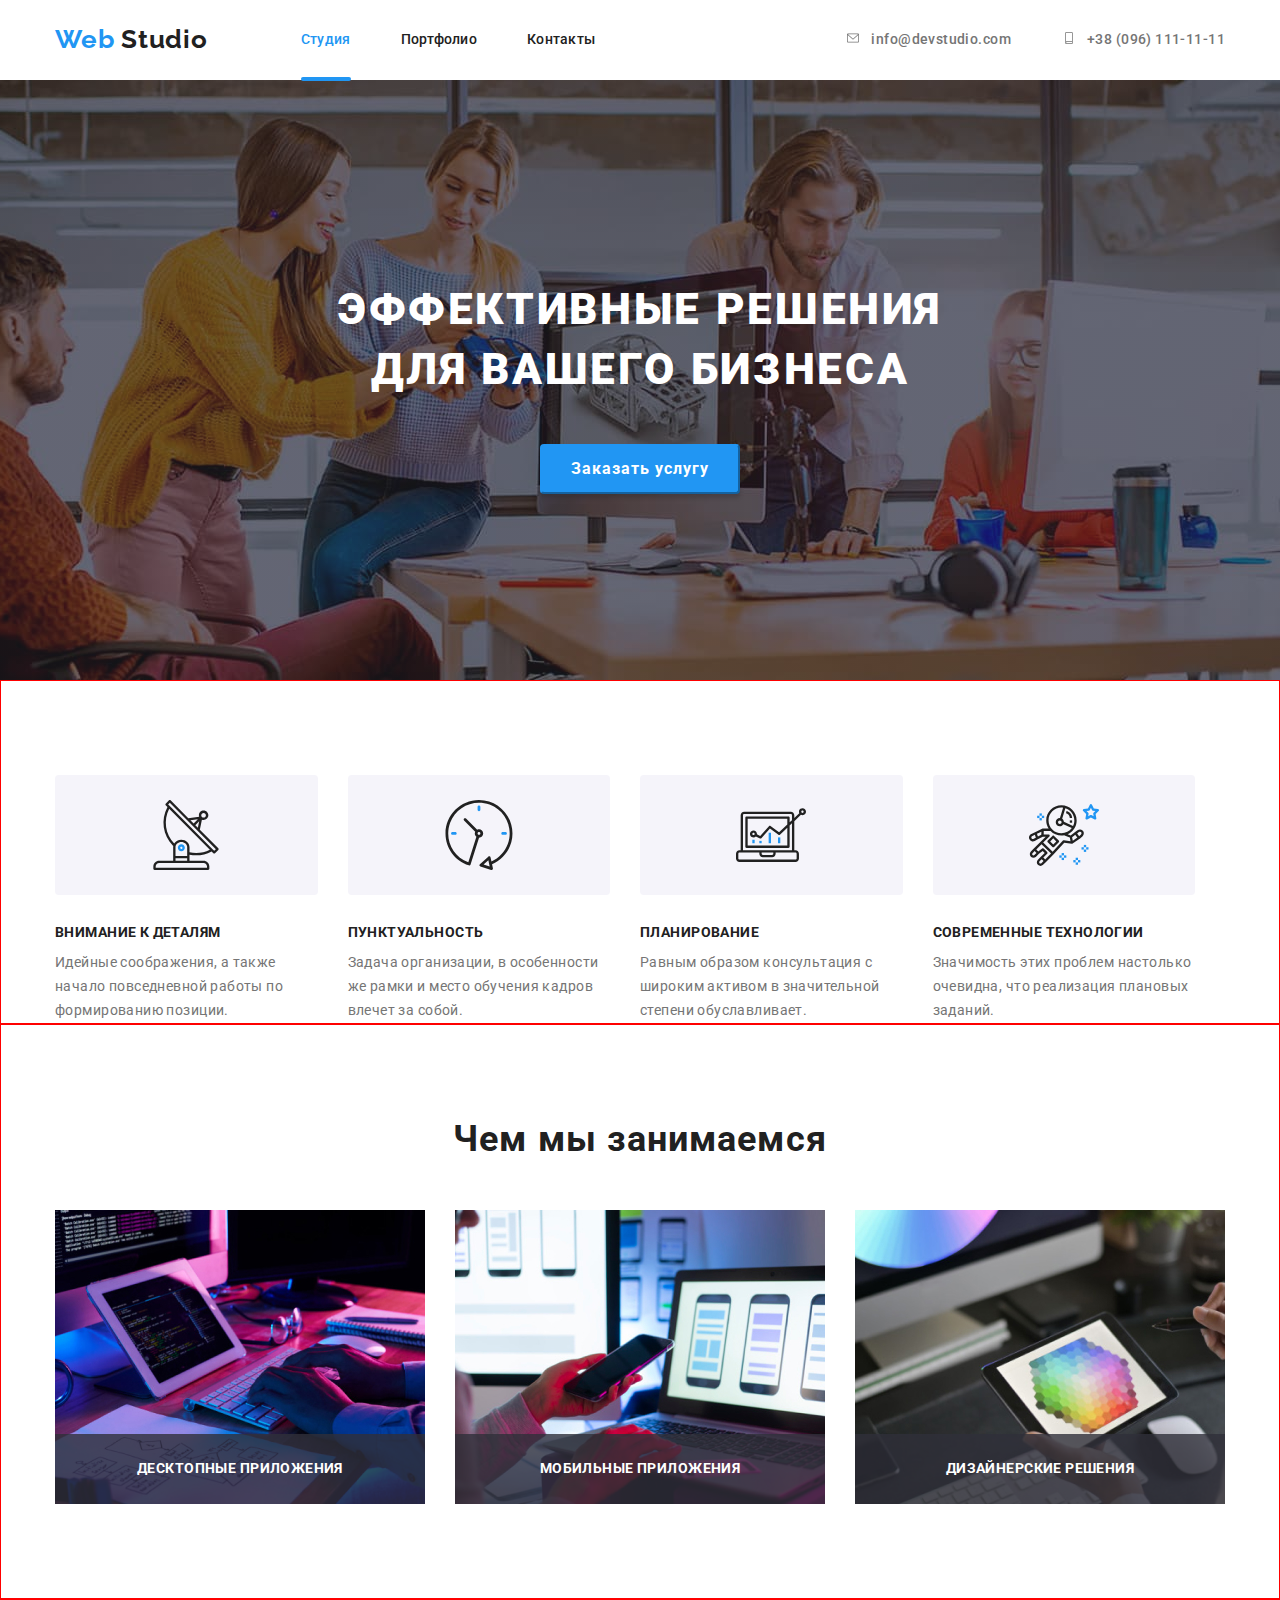
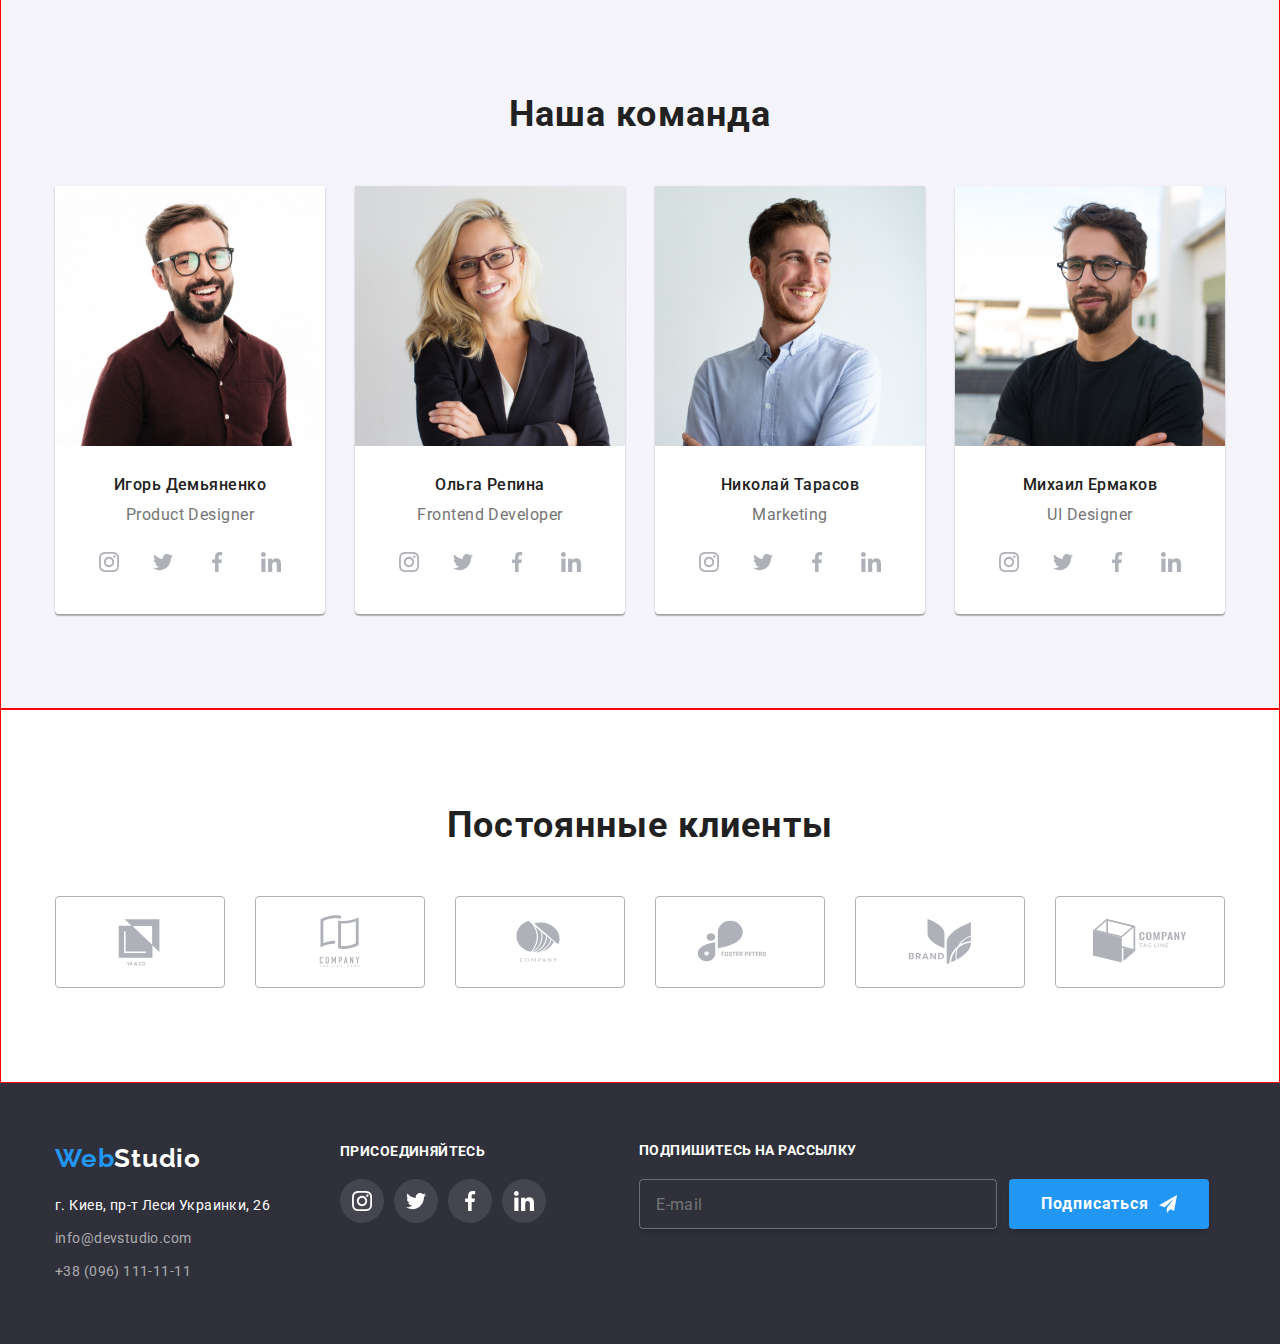
<file: index.html>
<!DOCTYPE html>
<html lang="ru">
  <head>
    <meta charset="UTF-8" />
    <meta http-equiv="X-UA-Compatible" content="IE=edge" />
    <meta name="viewport" content="width=device-width, initial-scale=1.0" />
    <title>Document</title>
    <link
      rel="stylesheet"
      href="https://cdnjs.cloudflare.com/ajax/libs/modern-normalize/1.1.0/modern-normalize.min.css"
    />
    <link rel="preconnect" href="https://fonts.googleapis.com" />
    <link rel="preconnect" href="https://fonts.gstatic.com" crossorigin />
    <link
      href="https://fonts.googleapis.com/css2?family=Raleway:wght@700&family=Roboto:wght@400;500;700;900&display=swap"
      rel="stylesheet"
    />
    <link rel="stylesheet" href="./css/style.css" />
  </head>
  <body>
    <!--Шапка-->
    <header class="page-header">
      <div class="container main-nav">
        <a lang="en" href="" class="logo"> <span>Web</span> Studio</a>
        <nav>
          <ul class="page-nav">
            <li class="item">
              <a class="page-link current" href="./index.html">Студия</a>
            </li>
            <li class="item">
              <a class="page-link " href="./portfolio.html">Портфолио</a>
            </li>
            <li class="item">
              <a class="page-link  " href="">Контакты</a>
              
            </li>
          </ul>
        </nav>

        <a class="contacts" href="mailto:info@devstudio.com">
          <svg class="contacts-icons">
            <use href="./images/icons.svg#envelope"></use></svg
          >info@devstudio.com</a
        >
        <a class="contacts" href="tel:+380961111111"
          ><svg class="contacts-icons">
            <use href="./images/icons.svg#smartphone"></use>
          </svg>
          +38 (096) 111-11-11</a
        >
      </div>
    </header>
    <main>
      <!--Ефективные решения-->

      <section class="effective-solutions">
        <div class="container">
          <h1 class="effective-title">
            Эффективные решения <br />
            для вашего бизнеса
          </h1>
          <button data-modal-open class="effective-buttons "  type="button">
            Заказать услугу
          </button>
        </div>
      </section>

      <!--Особености-->
      <section class="peculiarities">
        <div class="container">
          <ul class="peculiarities-list">
            <li class="items icon-satellite">
              
              <h3 class="peculiarities-title">Внимание к деталям</h3>
              <p class="peculiarities-text">
                Идейные соображения, а также начало повседневной работы по
                формированию позиции.
              </p>
            </li>
            <li class="items icon-clock " >
              
              <h3 class="peculiarities-title">Пунктуальность</h3>
              <p class="peculiarities-text">
                Задача организации, в особенности же рамки и место обучения
                кадров влечет за собой.
              </p>
            </li>
            <li class="items icon-diagram">
              <h3 class="peculiarities-title">Планирование</h3>
              <p class="peculiarities-text">
                Равным образом консультация с широким активом в значительной
                степени обуславливает.
              </p>
            </li>
            <li class="items icon-astronaut">
              <h3 class="peculiarities-title">Современные технологии</h3>
              <p class="peculiarities-text">
                Значимость этих проблем настолько очевидна, что реализация
                плановых заданий.
              </p>
            </li>
          </ul>
        </div>
      </section>
      <!--Чем занимаемся-->
      <section class="work">
        <div class="container">
          <h3 class="work-title">Чем мы занимаемся</h3>
          <ul class="photo">
            <li class="photo-item">
              <div class="img">
              <img src="./images/img1.jpg" alt="смена дисплея" width="370" />
              <div class="img-info">
                <h4 img-title> Десктопные приложения </h4>
              </div>
            </div>
            </li>
            <li class="photo-item">
              <div class="img">
              <img src="./images/img2.jpg" alt="Печатать" width="370" />
              <div class="img-info">
                <h4>Мобильные приложения</h4>
              </div>
            </div>
            </li>
            <li class="photo-item">
              <div class="img">
                <img src="./images/img3.jpg" alt="Смена цвета" width="370" />
                <div class="img-info">
                  <h4>Дизайнерские решения</h4>
                </div>
              </div>
              </li>

          </ul>
        </div>
      </section>
      <!--Наша Комана-->
      <section class="team">
        <div class="container">
          <h2 class="team-title">Наша команда</h2>
          <ul class="team-list">
            <li class="team-item">
              <img src="./images/igor.jpg" alt="Игорь" width="270" />
              <div class="team-wrap">
                <h3 class="team-name">Игорь Демьяненко</h3>
                <p class="team-text" lang="en">Product Designer</p>
               <ul class="social-list">
                <li class="social-item"> <a href="" class="social-link">
                  <svg class="social-icon" width="20" height="20">
                    <use href="./images/icons.svg#instagram" ></use>
                  </svg>
                </a> </li>
                <li class="social-item"><a href="" class="social-link">
                  <svg class="social-icon" width="20" height="20">
                    <use href="./images/icons.svg#twitter" ></use>
                  </svg>
                </a> </li>
                <li class="social-item"><a href="" class="social-link">
                  <svg class="social-icon" width="20" height="20">
                    <use href="./images/icons.svg#facebook" ></use>
                  </svg>
                </a> </li>
                <li class="social-item"><a href="" class="social-link">
                  <svg class="social-icon" width="20" height="20">
                    <use href="./images/icons.svg#linkedin" ></use>
                  </svg>
                </a> </li>
              </ul>
              </div>
            </li>
            <li class="team-item">
              <img src="./images/olga.jpg" alt="Ольга" width="270" />
              <div class="team-wrap">
                <h3 class="team-name">Ольга Репина</h3>
                <p class="team-text" lang="en">Frontend Developer</p>
              <ul class="social-list">
                <li class="social-item"> <a href="" class="social-link">
                  <svg class="social-icon" width="20" height="20">
                    <use href="./images/icons.svg#instagram" ></use>
                  </svg>
                </a> </li>
                <li class="social-item"><a href="" class="social-link">
                  <svg class="social-icon" width="20" height="20">
                    <use href="./images/icons.svg#twitter" ></use>
                  </svg>
                </a> </li>
                <li class="social-item"><a href="" class="social-link">
                  <svg class="social-icon" width="20" height="20">
                    <use href="./images/icons.svg#facebook" ></use>
                  </svg>
                </a> </li>
                <li class="social-item"><a href="" class="social-link">
                  <svg class="social-icon" width="20" height="20">
                    <use href="./images/icons.svg#linkedin" ></use>
                  </svg>
                </a> </li>
              </div>
            </li>
            <li class="team-item" i>
              <img src="./images/nikolay.jpg" alt="Николай" width="270" />
              <div class="team-wrap">
                <h3 class="team-name">Николай Тарасов</h3>
                <p class="team-text" lang="en">Marketing</p>
              <ul class="social-list">
                <li class="social-item"> <a href="" class="social-link">
                  <svg class="social-icon" width="20" height="20">
                    <use href="./images/icons.svg#instagram" ></use>
                  </svg>
                </a> </li>
                <li class="social-item"><a href="" class="social-link">
                  <svg class="social-icon" width="20" height="20">
                    <use href="./images/icons.svg#twitter" ></use>
                  </svg>
                </a> </li>
                <li class="social-item"><a href="" class="social-link">
                  <svg class="social-icon" width="20" height="20">
                    <use href="./images/icons.svg#facebook" ></use>
                  </svg>
                </a> </li>
                <li class="social-item"><a href="" class="social-link">
                  <svg class="social-icon" width="20" height="20">
                    <use href="./images/icons.svg#linkedin" ></use>
                  </svg>
                </a> </li>
              </div>
            </li>
            <li class="team-item">
              <img src="./images/michael.jpg" alt="Михаил" width="270" />
              <div class="team-wrap">
                <h3 class="team-name">Михаил Ермаков</h3>
                <p class="team-text" lang="en">UI Designer</p>
              <ul class="social-list">
                <li class="social-item"> <a href="" class="social-link">
                  <svg class="social-icon" width="20" height="20">
                    <use href="./images/icons.svg#instagram" ></use>
                  </svg>
                </a> </li>
                <li class="social-item"><a href="" class="social-link">
                  <svg class="social-icon" width="20" height="20">
                    <use href="./images/icons.svg#twitter" ></use>
                  </svg>
                </a> </li>
                <li class="social-item"><a href="" class="social-link">
                  <svg class="social-icon" width="20" height="20">
                    <use href="./images/icons.svg#facebook" ></use>
                  </svg>
                </a> </li>
                <li class="social-item"><a href="" class="social-link">
                  <svg class="social-icon" width="20" height="20">
                    <use href="./images/icons.svg#linkedin" ></use>
                  </svg>
                </a> </li>
              </div>
            </li>
          </ul>
        </div>
      </section>
      <!--Постояные клиенты-->
      <section class="regular-customers">
        <div class="container">
          <h3 class="clients">Постоянные клиенты</h3>
          <ul class="customer-list">
            <li class="customer-item">
             <a href="" class="customer-link">
              <svg class="customer-icon" width="106px" heigt="60px">
                <use href="./images/icons.svg#yoco"></use>
              </svg></a>
            </li>
            <li class="customer-item">
              <a href="" class="customer-link">
              <svg class="customer-icon " width="106" heigt="60">
                <use href="./images/icons.svg#teglinehere"></use>
              </svg></a>
            </li>
            <li class="customer-item">
              <a href="" class="customer-link">
              <svg class="customer-icon" width="106" heigt="60">
                <use href="./images/icons.svg#company"></use>
              </svg></a>
            </li>
            <li class="customer-item">
              <a href="" class="customer-link">
              <svg class="customer-icon" width="106" heigt="60">
                <use href="./images/icons.svg#fosterpeters"></use>
              </svg></a>
            </li>
            <li class="customer-item">
              <a href="" class="customer-link">
              <svg class="customer-icon" width="106" heigt="60">
                <use href="./images/icons.svg#brand"></use>
              </svg></a>
            </li>
            <li class="customer-item">
              <a href="" class="customer-link">
              <svg class="customer-icon" width="106" heigt="60">
                <use href="./images/icons.svg#tegline"></use>
              </svg></a>
            </li>
          </ul>
        </div>
      </section>
    </main>
    <!--Подвал-->

    <footer class="footer">
      <div class="container contaiter-footer" >
        <div class="address-footer" >
        <a class="logo" lang="en" href=""><span>Web</span>Studio</a>
        <address class="address">г. Киев, пр-т Леси Украинки, 26</address>
        <a class="footer-contacts" href="mailto:info@devstudio.com"
          >info@devstudio.com</a
        >
        <a class="footer-contacts" href="tel:+380961111111"
          >+38 (096) 111-11-11</a
        >
      </div>
      <div class="join-box ">
        <p class="join-title">присоединяйтесь</p>
        <ul class="join-list">
          <li class="join-item"><a class="join-link" href=""><svg class="join-icon" width="20" height="20">
            <use href="./images/icons.svg#instagram"></use>
          </svg> </a></li>
          <li class="join-item"><a href="" class="join-link"><svg class="join-icon"width="20" height="20">
            <use href="./images/icons.svg#twitter "></use></a></li>
          <li class="join-item"><a href="" class="join-link"><svg class="join-icon" width="20" height="20">
            <use href="./images/icons.svg#facebook"></use></a></li>
          <li class="join-item"><a href="" class="join-link"><svg class="join-icon" width="20" height="20">
            <use href="./images/icons.svg#linkedin"></use></a></li>
        </ul>
      </div>
         <form class="join-us">
        <p class="join-title-us">Подпишитесь на рассылку</p>
        <div class="join-form">
          <label for="mail" class="form-label visually-hidden">Почта</label>
          <input type="email" class="join-us-mail" name="mail" id="mail" placeholder="E-mail">
          <button type="submit" class="button-close">
            <b class="button-text">Подписаться</b>
            <svg class="button-icon" width="18" heigth="18">
              <use href="./images/icons.svg#icon-send"></use>
            </svg>
          </button>

        </div>
      </form>

    </div>
     
    </footer>
    <div class="backdrop is-hidden" data-modal>
      <div class="modal">
        <h2 class="form-title">Оставьте свои данные, мы вам перезвоним </h2>
        <form  class="form" autocomplete="off">
            <div class="form-block" role="group">
              <label class="form-label" for="name">Имя</label>
              <input class="form-input" type="name" id="name">
              <svg class="form-icon" width="18" height="18">
                <use href="./images/icons.svg#person"></use>
              </svg>
            </div>
            <div class="form-block" role="group">
             <label class="form-label" for="tel">Телефон</label>
             <input class="form-input" type="tel" id="tel">
             <svg class="form-icon" width="18" height="18">
                <use href="./images/icons.svg#phone"></use>
              </svg>
            </div>
            <div class="form-block" role="group">
              <label class="form-label" for="mail">Почта</label>
              <input class="form-input" type="mail" id="mail">
              <svg class="form-icon" width="18" height="18">
                  <use href="./images/icons.svg#maill"></use>
                </svg>
            </div> 
            <div class="form-block-textarea">
              <label class="form-label" for="textarea">Комментарий</label>
              <textarea class="form-textarea"  id="textarea" placeholder="Введите текст"></textarea>
                    </div>
                      <div class="modal-field-checkbox"> 
                                                         
                        <input 
                        type="checkbox" 
                        class="modal-check visually-hidden" 
                        name="policy" 
                        id="modal-check"
                        value="policy"
                        >
                        <label 
                        for="modal-check" 
                        class="policy-text">
                       
                            <span class="check-icon">
                                <svg class="iconss" width="11" height="8">
                                    <use href="./images/icons.svg#icon-check"></use>
                                </svg> 
                            </span>
                        
                         Соглашаюсь с рассылкой и принимаю 
                        <a href="" class="policy-link">Условия договора</a>
                    </label>    
                    
                </div>
          
            <button class="form-button"  >Отправить</button>
        
          </form>

        
         <button type="button" class="close" data-modal-close>
            <svg class="icon-close" width="11" height="11">
               <use href="./images/icons.svg#close"></use>
            </svg>
         </button>
      </div>

    </div>
    <script src="./js/modal.js"></script>
  </body>
</html>
</file>
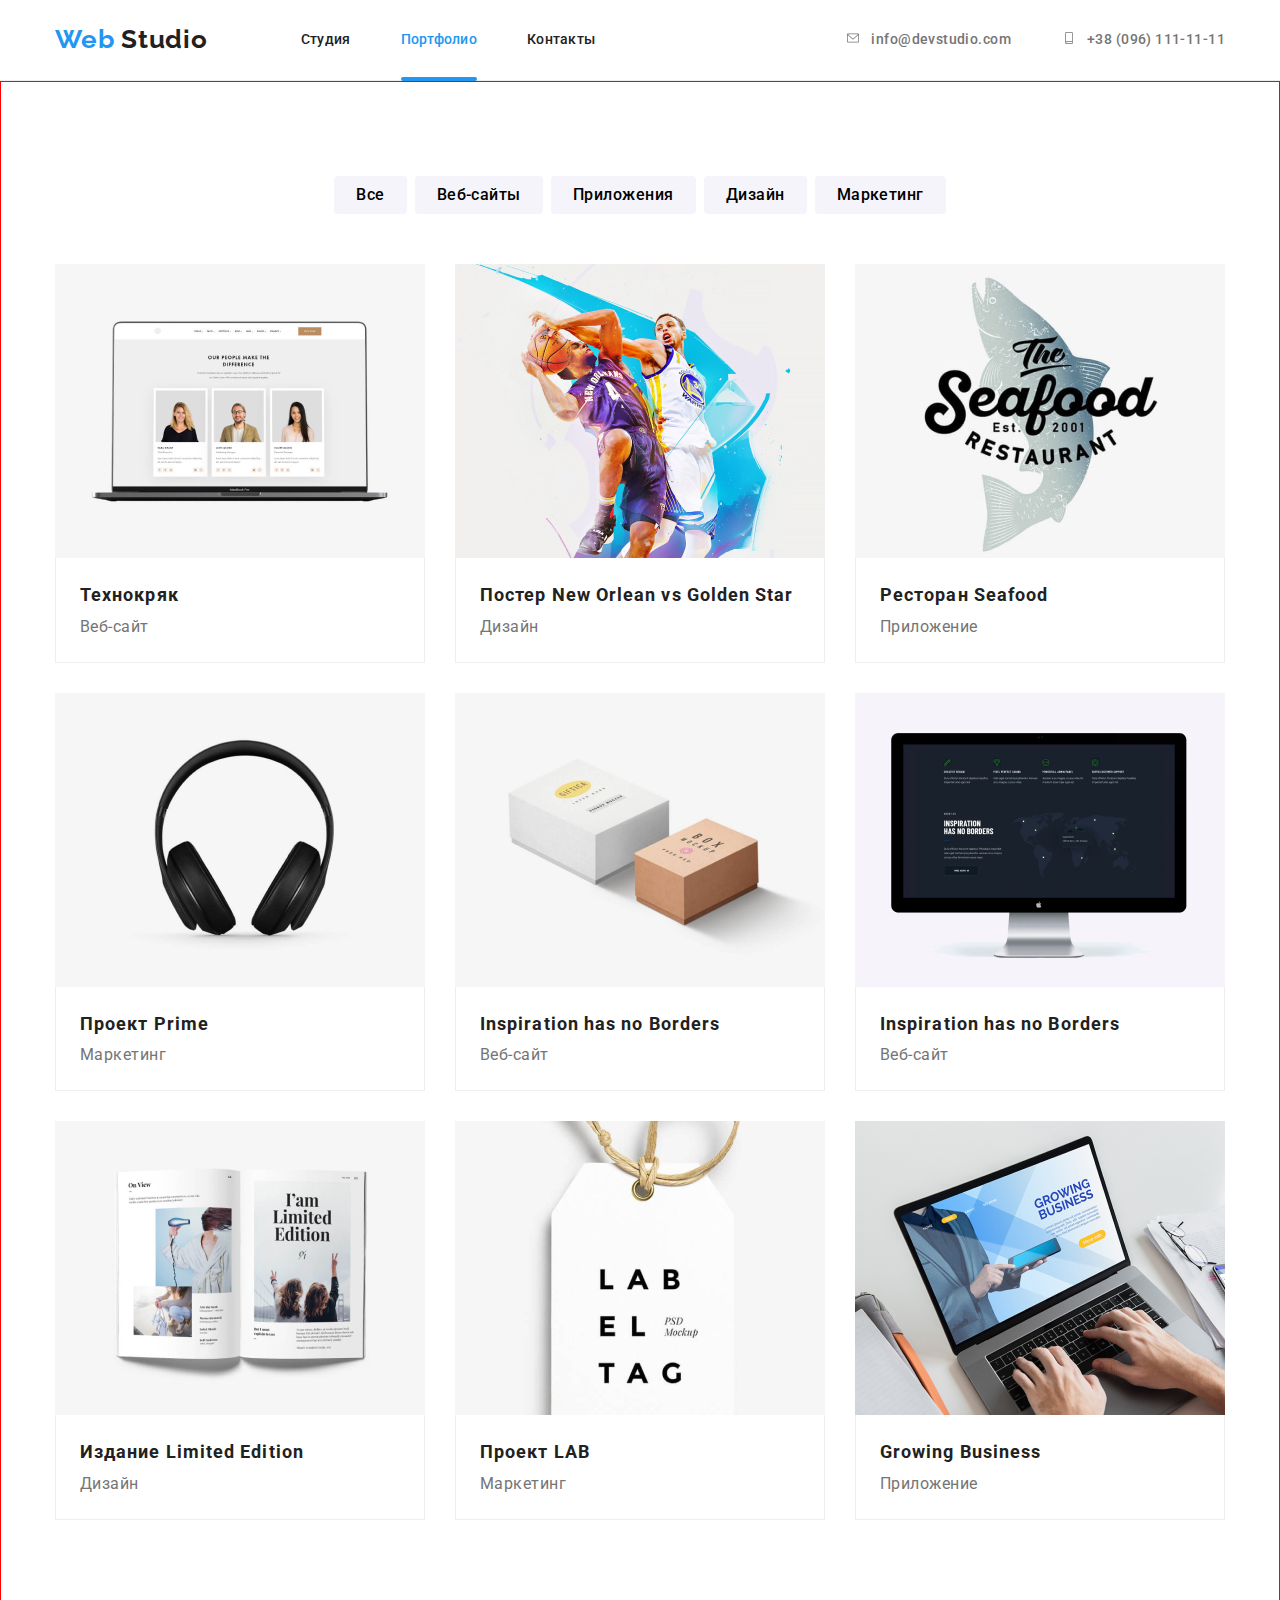
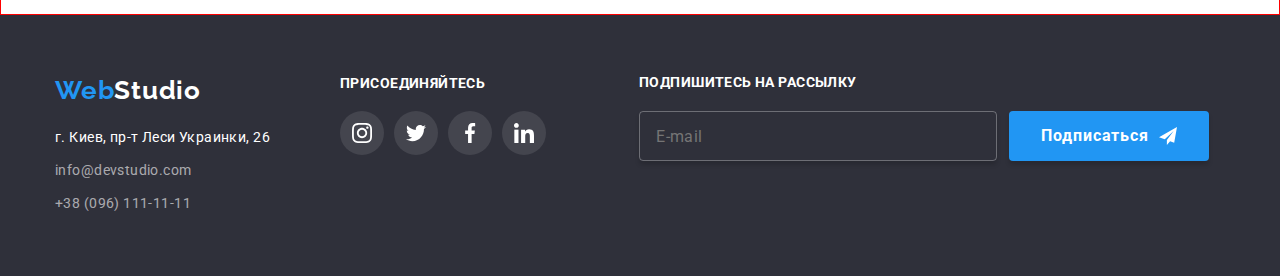
<file: portfolio.html>
<!DOCTYPE html>
<html lang="ru">
  <head>
    <meta charset="UTF-8" />
    <meta http-equiv="X-UA-Compatible" content="IE=edge" />
    <meta name="viewport" content="width=device-width, initial-scale=1.0" />
    <title>Document</title>
    <link
      rel="stylesheet"
      href="https://cdnjs.cloudflare.com/ajax/libs/modern-normalize/1.1.0/modern-normalize.min.css"
    />
    <link rel="preconnect" href="https://fonts.googleapis.com" />
    <link rel="preconnect" href="https://fonts.gstatic.com" crossorigin />
    <link
      href="https://fonts.googleapis.com/css2?family=Raleway:wght@700&family=Roboto:wght@400;500;700;900&display=swap"
      rel="stylesheet"
    />
    <link rel="stylesheet" href="./css/style.css" />
  </head>
  <body>
    <!--Шапка-->
    
      <header class="page-header page-portfolio ">
       
        <div class="container main-nav ">
        <a lang="en" href="" class="logo"> <span>Web</span> Studio</a>
        <nav>
  
  
          <ul class="page-nav" >
            <li class="item">
              <a class="page-link   " href="./index.html">Студия</a>
            </li>
            <li class="item">
              <a class="page-link current" href="./portfolio.html">Портфолио</a>
            </li>
            <li class="item">
              <a class="page-link  href="">Контакты</a>
            </li >
          </ul>
        </nav>
        <a class="contacts" href="mailto:info@devstudio.com">
          <svg class="contacts-icons">
            <use href="./images/icons.svg#envelope"></use></svg
          >info@devstudio.com</a
        >
        <a class="contacts" href="tel:+380961111111"
          ><svg class="contacts-icons">
            <use href="./images/icons.svg#smartphone"></use>
          </svg>
          +38 (096) 111-11-11</a
        >
        </div>
      
      </header>
      <main>
        
        <section class="button">
         <div class="container">
          <ul class="navigation">
            <li class="navigation-item">
              <button class="navigation-button" type="button">Все</button>
            </li>
            <li class="navigation-item">
              <button class="navigation-button" type="button">Веб-сайты</button>
            </li>
            <li class="navigation-item">
              <button class="navigation-button" type="button">
                Приложения
              </button>
            </li>
            <li class="navigation-item">
              <button class="navigation-button" type="button">Дизайн</button>
            </li>
            <li class="navigation-item">
              <button class="navigation-button" type="button">Маркетинг</button>
            </li>
          </ul>
          
          <ul class="portfolio">
            <li class="portfolio-item">
              
               <a class="portfolio-link" href="">
              <div class="overlay-box">
                <img
                  src="./images/portfolio/laptop.jpg"
                  alt="laptop"
                  width="370"
                />
              
              <div class="overlay">
                <p class="overlay-text">Ресурс предлагает комплексные предложения с разным уровнем функционала и сервисов. Все это позволит посетителю получить исчерпывающие сведения о компании или частном лице</p>
              </div>
              </div>
                 <div class="portfolio-wap">
                <h2 class="portfolio-title">Технокряк</h2>
                <p class="portfolio-text">Веб-сайт</p>
               </div>
              </a>
            </li>
            <li class="portfolio-item" >
          
              <a class="portfolio-link" href="">
                <div class="overlay-box">
                <img
                  src="./images/portfolio/basketball.jpg"
                  alt="basketball"
                  width="370"
                />
                <div class="overlay">
                <p class="overlay-text">Ресурс предлагает комплексные предложения с разным уровнем функционала и сервисов. Все это позволит посетителю получить исчерпывающие сведения о компании или частном лице</p>
              </div>
              </div>
                <div class="portfolio-wap">
                <h2 class="portfolio-title">
                  Постер New Orlean vs Golden Star
                </h2>
                <p class="portfolio-text">Дизайн</p>
                </div>
              </a>
            </li>
            <li class="portfolio-item">
              <a class="portfolio-link" href="">
              <div class="overlay-box">
                <img
                  src="./images/portfolio/seafood.jpg"
                  alt="seafood"
                  width="370"
                />
                <div class="overlay">
                <p class="overlay-text">Ресурс предлагает комплексные предложения с разным уровнем функционала и сервисов. Все это позволит посетителю получить исчерпывающие сведения о компании или частном лице</p>
              </div>
              </div>
              <div class="portfolio-wap">
                <h2 class="portfolio-title">Ресторан Seafood</h2>
                <p class="portfolio-text">Приложение</p>
              </div>
              </a>
            </li>
            <li class="portfolio-item">
              <a class="portfolio-link" hr f="">
                <div class="overlay-box">
              
                <img
                  src="./images/portfolio/prime.jpg"
                  alt="prime"
                  width="370"
                />
                <div class="overlay">
                <p class="overlay-text">Ресурс предлагает комплексные предложения с разным уровнем функционала и сервисов. Все это позволит посетителю получить исчерпывающие сведения о компании или частном лице</p>
              </div>
              </div>
                <div class="portfolio-wap">
                <h2 class="portfolio-title">Проект Prime</h2>
                <p class="portfolio-text">Маркетинг</p>
              </div>
              </a>
            </li>
            <li class="portfolio-item">
              <a class="portfolio-link" href="">
                <div class="overlay-box">
                <img
                  src="./images/portfolio/boxes.jpg"
                  alt="boxes"
                  width="370"
                />
                <div class="overlay">
                <p class="overlay-text">Ресурс предлагает комплексные предложения с разным уровнем функционала и сервисов. Все это позволит посетителю получить исчерпывающие сведения о компании или частном лице</p>
              </div>
              </div>
                <div class="portfolio-wap">
                <h2 class="portfolio-title">Inspiration has no Borders</h2>
                <p class="portfolio-text">Веб-сайт</p></div>
              </a>
            </li>
            <li class="portfolio-item">
              <a class="portfolio-link" href="">
                <div class="overlay-box">
                <img
                  src="./images/portfolio/bordes.jpg"
                  alt="bordes"
                  width="370"
                />
                <div class="overlay">
                <p class="overlay-text">Ресурс предлагает комплексные предложения с разным уровнем функционала и сервисов. Все это позволит посетителю получить исчерпывающие сведения о компании или частном лице</p>
              </div>
              </div>
                <div class="portfolio-wap">
                <h2 class="portfolio-title">Inspiration has no Borders</h2>
                <p class="portfolio-text">Веб-сайт</p></div>
              </a>
            </li>
            <li class="portfolio-item">
              <a class="portfolio-link" href="">
                <div class="overlay-box">
                <img
                  src="./images/portfolio/limitededition.jpg"
                  alt="limitededition"
                  width="370"
                />
                <div class="overlay">
                <p class="overlay-text">Ресурс предлагает комплексные предложения с разным уровнем функционала и сервисов. Все это позволит посетителю получить исчерпывающие сведения о компании или частном лице</p>
              </div>
              </div>
                <div class="portfolio-wap">
                <h2 class="portfolio-title">Издание Limited Edition</h2>
                <p class="portfolio-text">Дизайн</p></div>
              </a>
            </li>
            <li class="portfolio-item">
              <a class="portfolio-link" href="">
                <div class="overlay-box">
                <img src="./images/portfolio/lab.jpg" alt="lab" width="370" />
                 <div class="overlay">
                <p class="overlay-text">Ресурс предлагает комплексные предложения с разным уровнем функционала и сервисов. Все это позволит посетителю получить исчерпывающие сведения о компании или частном лице</p>
              </div>
              </div>
               <div class="portfolio-wap">
           <h2 class="portfolio-title">Проект LAB</h2>
                <p class="portfolio-text">Маркетинг</p></div>
              </a>
            </li>
            <li class="portfolio-item">
              <a class="portfolio-link" href="">
                <div class="overlay-box">
                <img
                  src="./images/portfolio/businnes.png"
                  alt="businnes"
                  width="370"
                />
                <div class="overlay">
                <p class="overlay-text">Ресурс предлагает комплексные предложения с разным уровнем функционала и сервисов. Все это позволит посетителю получить исчерпывающие сведения о компании или частном лице</p>
              </div>
              </div>
                <div class="portfolio-wap">
                <h2 class="portfolio-title">Growing Business</h2>
                <p class="portfolio-text">Приложение</p>
              </div>
              </a>
            </li>
          </ul>
        </div>
        </section>
      </main>
      <!--Подвал-->
      <footer class="footer ">
      <div class="container contaiter-footer" >
        <div class="address-footer" >
        <a class="logo" lang="en" href=""><span>Web</span>Studio</a>
        <address class="address">г. Киев, пр-т Леси Украинки, 26</address>
        <a class="footer-contacts" href="mailto:info@devstudio.com"
          >info@devstudio.com</a
        >
        <a class="footer-contacts" href="tel:+380961111111"
          >+38 (096) 111-11-11</a
        >
      </div>
      <div class="join-box ">
        <p class="join-title">присоединяйтесь</p>
        <ul class="join-list">
          <li class="join-item"><a class="join-link" href=""><svg class="join-icon" width="20" height="20">
            <use href="./images/icons.svg#instagram"></use>
          </svg> </a></li>
          <li class="join-item"><a href="" class="join-link"><svg class="join-icon"width="20" height="20">
            <use href="./images/icons.svg#twitter "></use></a></li>
          <li class="join-item"><a href="" class="join-link"><svg class="join-icon" width="20" height="20">
            <use href="./images/icons.svg#facebook"></use></a></li>
          <li class="join-item"><a href="" class="join-link"><svg class="join-icon" width="20" height="20">
            <use href="./images/icons.svg#linkedin"></use></a></li>
        </ul>
      </div>
  <form class="join-us">
        <p class="join-title-us">Подпишитесь на рассылку</p>
        <div class="join-form">
          <label for="mail" class="form-label visually-hidden">Почта</label>
          <input type="email" class="join-us-mail" name="mail" id="mail" placeholder="E-mail">
          <button type="submit" class="button-close">
            <b class="button-text">Подписаться</b>
            <svg class="button-icon" width="18" heigth="18">
              <use href="./images/icons.svg#icon-send"></use>
            </svg>
          </button>

        </div>
      </form>

    </div>
    </footer>
    </div>
  </body>
</html>
</file>
<file: css/style.css>
html {
  box-sizing: border-box;
}
*,
*::before,
*::after {
  box-sizing: inherit;
}
:root {
  --pramary-text-color: #757575;
  --title-text-color: #212121;
  --accent-color: #2196f3;
  --primery-white-color: #ffffff;
  --primery-section-color: #2f303a;
  --pramary-bacground-color: #e5e5e5;
  --promary-contact-color: #ffffff99;
  --promary-button-bacgriund-color: #f5f4fa;
  --promary-icon-color: #afb1b8;
}

/* bady */
body {
  font-family: Roboto, sans-serif;
  color: var(--pramary-text-color);
  background-color: var(--primery-white-color);
}
ul {
  list-style: none;
  margin: 0;
  padding: 0;
}
h1,
h2,
h3,
h4,
h5,
h6 {
  margin: 0px;
}
p {
  margin: 0;
}
img {
  display: block;
  max-width: 100%;
  height: auto;
}

.container {
  margin: 0 auto;
  padding-left: 15px;
  padding-right: 15px;
  width: 1200px;
}
.contacts-icons {
  display: inline-block;
  width: 16px;
  height: 12px;
  margin-right: 10px;
}
.contacts-icons:hover,
.contacts-icons:focus {
  fill: var(--accent-color);
  color: #2196f3;
}
.contacts {
  /* padding-top: 32px;
  padding-bottom: 32px; */
  display: flex;
  margin-left: auto;
  text-decoration: none;
  font-size: 14px;
  font-weight: 500;
  line-height: 1.14;
  letter-spacing: 0.03em;
  color: var(--pramary-text-color);
  fill: var(--pramary-text-color);
}
.contacts + .contacts {
  margin-left: 50px;
}
.contacts:hover,
.contacts:focus {
  color: var(--accent-color);
  fill: var(--accent-color);
}

/* header */
.main-nav {
  display: flex;
  align-items: center;
}
.page-nav {
  margin: 0;
  padding: 0;
  /* padding-top: 32px;
  padding-bottom: 32px; */
  display: flex;
  text-align: center;
}
.page-nav .item + .item {
  margin-left: 50px;
}
.page-header {
  background-color: var(--primery-white-color);
}
.page-portfolio {
  border-bottom: 1px solid #ececec;
}
.page-header .logo {
  display: block;
  padding-top: 24px;
  padding-bottom: 25px;
  margin-right: 93px;

  text-decoration: none;
  font-family: Raleway, sans-serif;
  font-weight: 700;
  font-size: 26px;
  line-height: 1.19;
  color: var(--title-text-color);
  text-decoration: none;
  letter-spacing: 0.03em;
}

.page-header .page-link {
  position: relative;
  display: inline-block;
  padding: 32px 0 32px 0;
  font-size: 14px;
  font-weight: 500;
  line-height: 1.14;
  color: var(--title-text-color);
  list-style: none;
  text-decoration: none;
  letter-spacing: 0.02em;

  transition: color 250ms cubic-bezier(0.4, 0, 0.2, 1);
}
.page-link.current {
  color: var(--accent-color);
  position: relative;
}
.current::after {
  content: "";

  position: absolute;
  left: 0;
  bottom: -1px;

  display: block;
  width: 100%;
  height: 4px;
  background-color: var(--accent-color);
  border-radius: 2px;
}

.page-header .page-link:hover {
  color: var(--accent-color);
  list-style: none;
}
.page-link:focus {
  color: var(--accent-color);
  list-style: none;
}
.page-link:active {
  color: #2196f3;
  list-style: circle;
}
.effective-solutions {
  padding-top: 200px;
  padding-bottom: 200px;
  margin-left: auto;
  margin-right: auto;
  text-decoration: none;
  text-align: center;
  font-size: 44px;
  font-weight: 900;
  line-height: 1.36;
  text-transform: lowercase;
  background-color: var(--primery-section-color);
  background-image: linear-gradient(
      to right,
      rgba(47, 48, 58, 0.4),
      rgba(47, 48, 58, 0.4)
    ),
    url(../images/bacgroundimg.jpg);
  max-width: 1600px;
  height: 600px;
  background-repeat: no-repeat;
  background-position: center;
}
.effective-solutions .effective-title {
  margin-top: 0px;
  margin-bottom: 30px;
  text-decoration: none;

  text-transform: uppercase;
  font-size: 44px;
  font-weight: 900;
  line-height: 1.36;
  color: var(--primery-white-color);
  letter-spacing: 0.06em;
}
.effective-solutions .effective-buttons {
  width: 200px;
  height: 50px;
  font-family: Roboto, sans-serif;
  font-size: 16px;
  font-weight: 700;
  line-height: 1.875;
  letter-spacing: 0.06em;
  cursor: pointer;
  text-decoration: none;

  box-shadow: 0px 4px 4px rgb(0 0 0 / 15%);
  color: var(--primery-white-color);
  background-color: var(--accent-color);
  border-color: var(--accent-color);
  border-radius: 4px;
  text-align: center;
  letter-spacing: 0.06em;
}

.peculiarities,
.regular-customers,
.work,
.team,
.button {
  padding-top: 94px;
  padding-bottom: 94px;
  border: 1px solid red;
}
/* Особености */
.peculiarities {
  padding-bottom: 0;
}

.peculiarities-title {
  margin-top: 0px;
  margin-bottom: 10px;
  font-size: 14px;
  font-weight: 700;
  line-height: 1.14;
  text-transform: uppercase;
  text-decoration: none;
  color: var(--title-text-color);
  letter-spacing: 0.03em;
}
.peculiarities .peculiarities-text {
  margin-top: 0;
  margin-bottom: 0px;
  text-decoration: none;
  font-size: 14px;
  line-height: 1.71;
  letter-spacing: 0.03em;
}
.peculiarities-list {
  display: flex;
}

.peculiarities-list .item {
  width: 270px;
}
.peculiarities-list :not(:last-child) {
  margin-right: 30px;
}
.items {
  margin-right: 30px;
  width: calc(100% - 30px / 4);
}
.items::before {
  display: block;
  content: "";
  margin-bottom: 30px;
  height: 120px;
  background-size: contain;
  background-repeat: no-repeat;
  background-position: center;
  background-color: var(--promary-button-bacgriund-color);
  border-radius: 4px;
}
.icon-satellite::before {
  background-image: url(../images/satellite.svg);
  background-size: 70px 70px;
}
.icon-clock::before {
  background-image: url(../images/clock.svg);
  background-size: 70px 70px;
}
.icon-diagram::before {
  background-image: url(../images/diagram.svg);
  background-size: 70px 70px;
}

.icon-astronaut::before {
  background-image: url(../images/astronaut.svg);
  background-size: 70px 70px;
}

/* чем занимаються */
.photo {
  display: flex;
  padding-left: 0;
}

.work .work-title {
  text-align: center;
  margin-bottom: 50px;
  text-decoration: none;
  font-size: 36px;
  font-weight: 700;
  line-height: 1.16;
  letter-spacing: 0.03em;
  color: var(--title-text-color);
}
.photo-item {
  width: calc((100% - 60px) / 3);
}
.photo-item:not(:last-child) {
  margin-right: 30px;
}
.img {
  position: relative;
}
.img-info {
  position: absolute;
  bottom: 0;
  text-transform: uppercase;
  width: 370px;
  height: 70px;
  padding-top: 27px;
  background: rgba(47, 48, 58, 0.8);
  font-family: Roboto;
  font-size: 14px;
  font-weight: 700;
  line-height: 1.14;
  letter-spacing: 0.03em;
  text-align: center;
  color: var(--primery-white-color);
}

/* наша команда */
.team {
  background-color: var(--promary-button-bacgriund-color);
}
.team .team-title {
  margin-bottom: 50px;

  text-align: center;
  font-size: 36px;
  font-weight: 700;
  line-height: 1.16;
  color: var(--title-text-color);
  letter-spacing: 0.03em;
}
.team .team-name {
  font-size: 16px;
  font-weight: 500;
  line-height: 1.18;
  color: var(--title-text-color);
  text-align: center;
  letter-spacing: 0.03em;
}
.team .team-text {
  margin-top: 10px;
  text-decoration: none;
  font-size: 16px;
  line-height: 1.19;
  letter-spacing: 0.03em;
  text-align: center;
}
.team-list {
  display: flex;
}
.team-item {
  background-color: var(--primery-white-color);
  width: calc((100%-90) / 4);
  margin-right: 30px;

  box-shadow: 0px 1px 3px rgba(0, 0, 0, 0.12), 0px 1px 1px rgba(0, 0, 0, 0.14),
    0px 2px 1px rgba(0, 0, 0, 0.2);
  border-radius: 0px 0px 4px 4px;
}
.team-item:nth-child(4n) {
  margin-right: 0px;
}
.team-wrap {
  padding-top: 30px;
  padding-bottom: 30px;
}
.social-list {
  display: flex;
  justify-content: center;
}

.social-item + .social-item {
  margin-left: 10px;
}

.social-link {
  width: 44px;
  height: 44px;
  margin-top: 16px;
  background-color: var(--primery-white-color);
  border-radius: 50%;
  display: flex;
  justify-content: center;
  align-items: center;
  fill: var(--promary-icon-color);
  transition: color 250ms, background-color 250ms, fill 250ms;
  transition-timing-function: cubic-bezier(0.4, 0, 0.2, 1);
}

.social-link:hover,
.social-link:focus {
  background-color: var(--accent-color);
  fill: var(--primery-white-color);
}

/* Постояные клиенты */
.clients {
  margin: 0;
  padding: 0;

  font-family: Roboto;
  font-size: 36px;
  font-weight: 700;
  line-height: 42px;
  letter-spacing: 0.03em;
  text-align: center;
  background-color: var(--primery-white-color);
  color: var(--title-text-color);
}
.customer-list {
  display: flex;
  justify-content: center;
  margin-top: 50px;
}

.customer-item {
  display: flex;
  justify-content: center;
}
.customer-link {
  display: flex;
  justify-content: center;
  align-items: center;
  width: 170px;
  height: 92px;
  fill: var(--promary-icon-color);
  background-color: var(--primery-white-color);
  color: var(--promary-icon-color);
  border: 1px solid #afb1b8;
  border-radius: 4px;
  transition: color 250ms, fill 250ms, background-color 250ms, box-shadow 250ms;
  transition-timing-function: cubic-bezier(0.4, 0, 0.2, 1);
}
.customer-item:not(:last-child) {
  margin-left: 0;
  margin-right: 30px;
}

.customer-link:hover,
.customer-link:focus {
  color: var(--accent-color);
  border: 1px solid var(--accent-color);
  fill: var(--accent-color);
}

.customer-icon {
  width: 106px;
  height: 60px;
}

/* Портфолио навигация */
.navigation {
  display: flex;
  justify-content: center;
}

.navigation .navigation-button {
  padding: 6px 22px;
  font-family: Roboto, sans-serif;
  cursor: pointer;
  font-size: 16px;
  font-weight: 500;
  line-height: 1.62;
  letter-spacing: 0.03em;
  background-color: var(--promary-button-bacgriund-color);
  border-radius: 4px;
  border-style: unset;
  transition: color 250ms, background 250ms, box-shadow 250ms;
  transition-timing-function: cubic-bezier(0.4, 0, 0.2, 1);
}
.navigation-button:hover,
.navigation-button:focus {
  color: var(--primery-white-color);
  background-color: var(--accent-color);
  cursor: pointer;
  box-shadow: 0px 3px 1px rgba(0, 0, 0, 0.1), 0px 1px 2px rgba(0, 0, 0, 0.08),
    0px 2px 2px rgba(0, 0, 0, 0.12);
}

.navigation-item:not(:last-child) {
  margin-right: 8px;
}

/* Портфолио */
.portfolio {
  display: flex;
  flex-wrap: wrap;
  margin-top: 50px;
}
.portfolio-item {
  width: calc((100% - 60px) / 3);
  margin-right: 30px;
  margin-bottom: 30px;
}
.portfolio-item:nth-last-child(-n + 3) {
  margin-bottom: 0px;
}
.portfolio-item:nth-child(3n) {
  margin-right: 0px;
}
.portfolio-item:hover {
  box-shadow: 0px 1px 1px rgba(0, 0, 0, 0.12), 0px 4px 4px rgba(0, 0, 0, 0.06),
    1px 4px 6px rgba(0, 0, 0, 0.16);
}
.overlay-box {
  position: relative;
  overflow: hidden;
}

.overlay {
  position: absolute;
  top: 0;
  left: 0;
  width: 100%;
  height: 100%;
  background-color: var(--accent-color);
  opacity: 0;

  transform: translatey(100%);
  transition: transform 250ms cubic-bezier(0.4, 0, 0.2, 1),
    opacity 250ms cubic-bezier(0.4, 0, 0.2, 1);
}

.overlay-text {
  padding: 63px 24px;
  font-weight: 400;
  font-size: 18px;
  line-height: 1.5556;
  letter-spacing: 0.03em;

  color: var(--primery-white-color);
}

.portfolio-link:hover .overlay {
  transform: translatey(0);
  opacity: 1;
}
.portfolio-wap {
  padding-top: 20px;
  padding-left: 24px;
  padding-bottom: 20px;
  border-bottom: 1px solid #eeeeee;
  border-left: 1px solid #eeeeee;
  border-right: 1px solid #eeeeee;
}
.portfolio .portfolio-title {
  text-decoration: none;
  font-size: 18px;
  font-weight: 700;
  line-height: 1.875;
  color: var(--title-text-color);
  letter-spacing: 0.06em;
}
.portfolio .portfolio-text {
  font-size: 16px;
  line-height: 1.875;
  text-decoration: none;
  color: var(--pramary-text-color);
  letter-spacing: 0.03em;
}
.portfolio .portfolio-link {
  text-decoration: none;
}
/* Подвал */
.footer {
  padding-top: 60px;
  padding-bottom: 60px;
  text-decoration: none;
  background-color: var(--primery-section-color);
}
.footer .logo {
  text-decoration: none;
  font-family: Raleway;
  font-size: 26px;
  font-weight: 700;
  line-height: 1.19;
  color: var(--primery-white-color);
  letter-spacing: 0.03em;
}
.footer .address {
  margin-top: 20px;
  font-style: normal;
  font-size: 14px;
  line-height: 1.71;
  color: var(--primery-white-color);
  letter-spacing: 0.03em;
}
.footer .footer-contacts {
  display: block;
  margin-top: 9px;
  text-decoration: none;
  font-size: 14px;
  line-height: 1.71;
  color: var(--promary-contact-color);
  letter-spacing: 0.03em;
}
.contaiter-footer {
  display: flex;
}
.join-box {
  display: block;
  margin-left: 70px;
}
.join-title {
  font-family: "Roboto";
  font-style: normal;
  font-weight: 700;
  font-size: 14px;
  line-height: 16px;
  letter-spacing: 0.03em;
  text-transform: uppercase;
  margin-bottom: 20px;
  color: var(--primery-white-color);
}
.join-list {
  display: flex;
  justify-content: center;
}
.join-link {
  width: 44px;
  height: 44px;
  background-color: rgba(255, 255, 255, 0.1);
  border-radius: 50%;
  display: flex;
  justify-content: center;
  align-items: center;
  color: var(--color-white);
  transition: color 250ms, background 250ms, box-shadow 250ms;
  transition-timing-function: cubic-bezier(0.4, 0, 0.2, 1);
}
.join-icon {
  fill: var(--primery-white-color);
}

.join-item:not(:last-child) {
  margin-right: 10px;
}
.join-link:hover,
.join-link:focus {
  background-color: var(--accent-color);
  color: var(--color-white);
}

.footer .footer-contacts:hover {
  color: var(--accent-color);
}
span {
  color: var(--accent-color);
}
.join-title-us {
  margin-top: 0;
  margin-bottom: 20px;
  color: var(--primery-white-color);
  font-weight: 700;
  font-size: 14px;
  line-height: 1.14;
  letter-spacing: 0.03em;
  text-transform: uppercase;
}
.join-us {
  display: block;
  margin-left: 93px;
}
.join-form {
  display: flex;
}
.form-label {
  margin-bottom: 4px;
  font-weight: 400;
  font-size: 12px;
  line-height: 1.17;
  letter-spacing: 0.01em;
}
.join-us-mail {
  margin-right: 12px;

  width: 358px;
  height: 50px;
  padding: 15px 16px;
  font-weight: 400;
  font-size: 16px;
  line-height: 1.25;
  letter-spacing: 0.03em;
  color: var(--promary-contact-color);
  background-color: inherit;
  border: 1px solid rgba(255, 255, 255, 0.3);
  box-shadow: 0px 4px 4px rgb(0 0 0 / 15%);
  border-radius: 4px;
}
.form-textarea {
  width: 100%;
  height: 120px;
  border: 1px solid rgba(33, 33, 33, 0.2);
  border-radius: 4px;
  padding: 12px 16px;
  color: var(--title-text-color);
  font-size: 14px;
  transition: border 250ms cubic-bezier(0.4, 0, 0.2, 1);
  resize: none;
}
.form-textarea:hover {
  border-color: var(--accent-color);
}

.form-label {
  font-size: 12px;
  line-height: 14px;
  letter-spacing: 0.01em;
  color: #757575;
  display: block;
  margin-bottom: 4px;
}
.form-block-textarea {
  margin-bottom: 20px;
}

.visually-hidden {
  position: absolute;
  white-space: nowrap;
  width: 1px;
  height: 1px;
  overflow: hidden;
  border: 0;
  padding: 0;
  clip: rect(0 0 0 0);
  clip-path: inset(50%);
  margin: -1px;
}
.button-close {
  display: flex;
  align-items: center;
  justify-content: center;
  width: 200px;
  height: 50px;
  font-weight: 700;
  font-size: 16px;
  line-height: 1.88;
  letter-spacing: 0.06em;
  color: var(--primery-white-color);
  background: var(--accent-color);
  border: 0;
  box-shadow: 0px 4px 4px rgb(0 0 0 / 15%);
  border-radius: 4px;
  transition: background-color 250ms cubic-bezier(0.4, 0, 0.2, 1);
}
.form-icon {
  margin-left: 10px;
}

.button-text {
  font-family: Roboto;
  font-size: 16px;
  font-weight: 700;
  line-height: 1.875;
  letter-spacing: 0.06em;
  text-align: center;
}
.backdrop {
  position: fixed;
  top: 0;
  left: 0;
  width: 100%;
  height: 100%;
  background: rgba(0, 0, 0, 0.2);
}
.backdrop.is-hidden .modal {
  opacity: 0.5;
  transform: translate(-50%, -50%) scale(1.3);

  transition-duration: 300ms;
  transition-timing-function: ease;
}
.backdrop.is-hidden {
  opacity: 0;
  pointer-events: none;
  visibility: hidden;
  transition: opacity 300ms, visibility 300ms;
  transition-timing-function: ease;
}
.modal {
  position: absolute;
  top: 50%;
  left: 50%;
  transform: translate(-50%, -50%) scale(1);

  width: 528px;
  height: 581px;
  padding: 40px;

  background: #ffffff;
  box-shadow: 0px 1px 3px rgba(0, 0, 0, 0.12), 0px 1px 1px rgba(0, 0, 0, 0.14),
    0px 2px 1px rgba(0, 0, 0, 0.2);
  border-radius: 4px;
  opacity: 1;
  transition: transform 250ms cubic-bezier(0.49, 0.02, 0.23, 0.92),
    opacity 250ms cubic-bezier(0.49, 0.02, 0.23, 0.92);
}
.form {
  display: block;
}
.form-label {
  display: block;
  font-size: 12px;
  line-height: 1.66;

  letter-spacing: 0.01em;

  color: var(--pramary-text-color);
}
.form-block {
  margin: 0;
  height: 58px;
  position: relative;
}
.form-block:not(:last-child) {
  margin-bottom: 10px;
}
.form-input {
  width: 100%;
  height: 40px;
  padding: 0 10px 0 42px;
  border: 1px solid rgba(33, 33, 33, 0.2);
  box-sizing: border-box;
  border-radius: 4px;
  transition: fill 250ms, border 250ms, background-color 250ms, box-shadow 250ms;
  transition-timing-function: cubic-bezier(0.4, 0, 0.2, 1);
}
.form-input:hover,
.form-input:focus + .form-icon {
  fill: var(--accent-color);
}
.form-input:hover + .form-icon {
  fill: var(--accent-color);
}
.form-input:hover,
.form-input:focus {
  border: 1px solid #2196f3;
}
.form-icon:hover,
.form-icon:focus {
  fill: #2196f3;
}
.form-icon {
  margin: 0;
  position: absolute;
  top: 60%;
  left: 15px;
}

.button-icon {
  fill: var(--primery-white-color);
  margin-left: 10px;
}

.form-title {
  margin-bottom: 12px;
  font-family: Roboto;
  font-size: 20px;
  font-weight: 700;
  line-height: 1.15;
  letter-spacing: 0.03em;
  text-align: center;
  color: var(--title-text-color);
}
.modal-field-checkbox {
  margin-bottom: 30px;
  margin-left: 12px;
}
.policy-text {
  font-size: 14px;
  line-height: 24px;
  letter-spacing: 0.03em;
  color: #757575;
  display: flex;
  align-items: center;
}
.policy-link {
  color: var(--accent-color);
  margin-left: 2px;
}
.check-icon {
  width: 16px;
  height: 15px;
  border: 2px solid var(--title-text-color);
  border-radius: 2px;
  margin-right: 5px;
  display: flex;
  align-items: center;
  justify-content: center;
  fill: transparent;
}

.modal-check:checked + .policy-text span {
  background-color: var(--accent-color);
  border-color: var(--accent-color);
  fill: var(--primery-white-color);
}

.close {
  position: absolute;
  top: 8px;
  right: 8px;
  cursor: pointer;
  padding: 0;
  border-radius: 50%;
  background: var(--primery-white-color);
  border: 1px solid rgba(0, 0, 0, 0.1);
  width: 30px;
  height: 30px;
}

.form-button {
  display: flex;
  align-items: center;
  justify-content: center;
  margin-left: auto;
  margin-right: auto;
  width: 200px;
  height: 50px;
  font-weight: 700;
  font-size: 16px;
  line-height: 1.88;
  letter-spacing: 0.06em;
  color: var(--primery-white-color);
  background: var(--accent-color);
  border: 0;
  box-shadow: 0px 4px 4px rgb(0 0 0 / 15%);
  border-radius: 4px;
  transition: background-color 250ms cubic-bezier(0.4, 0, 0.2, 1);
}
.close:hover,
.close:focus {
  fill: var(--accent-color);
}
</file>
